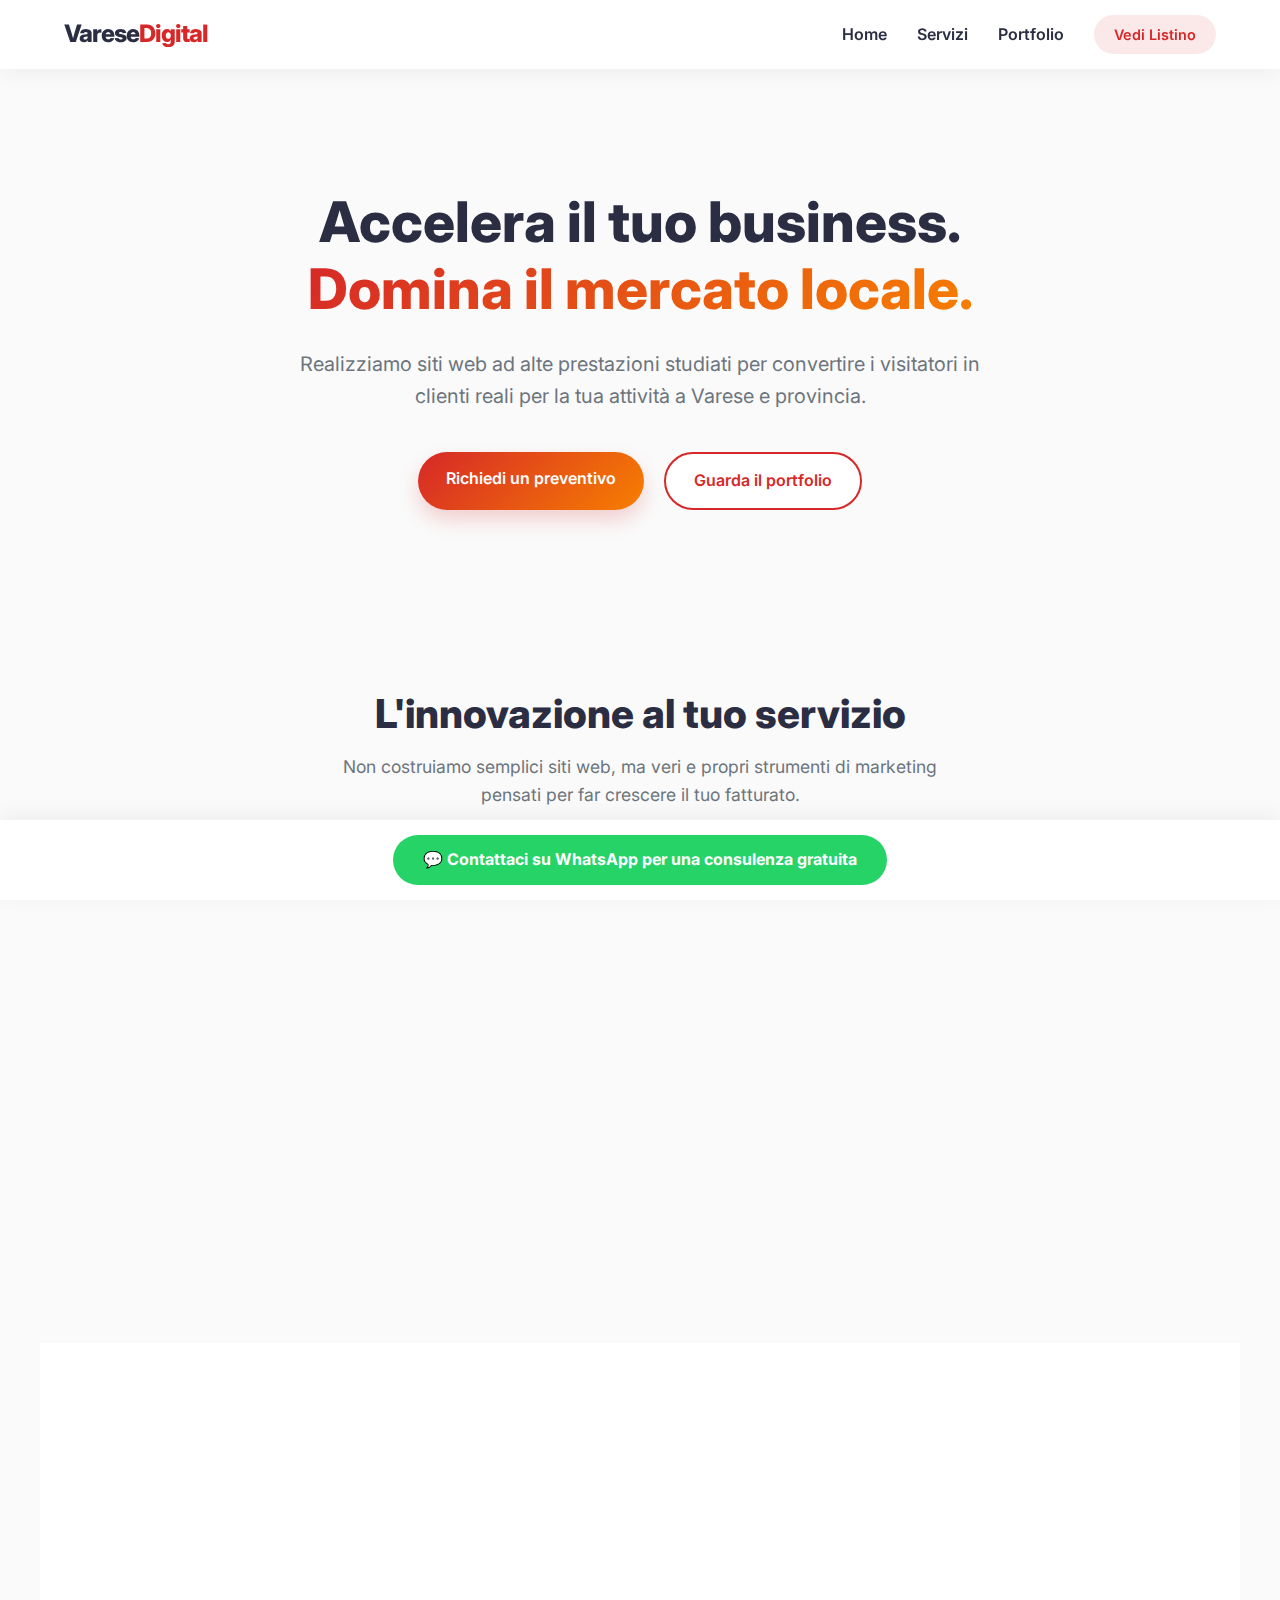
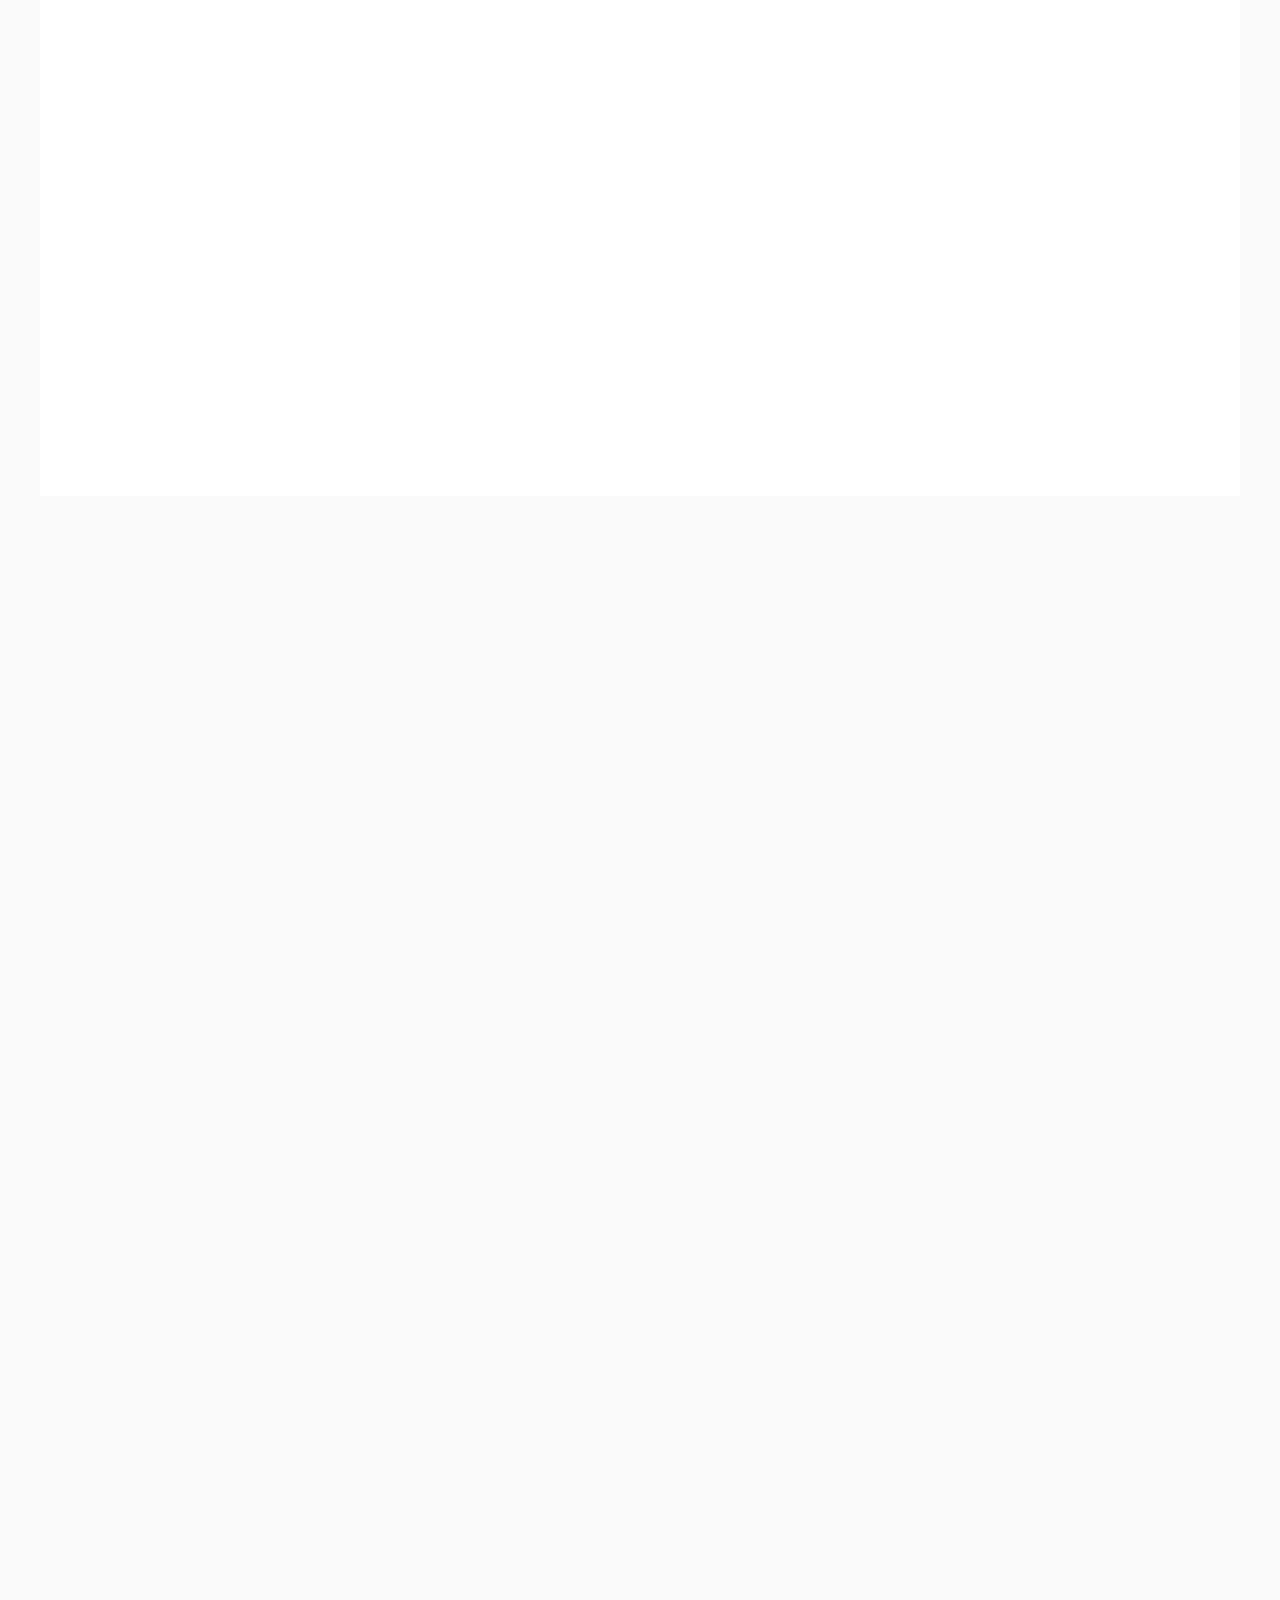
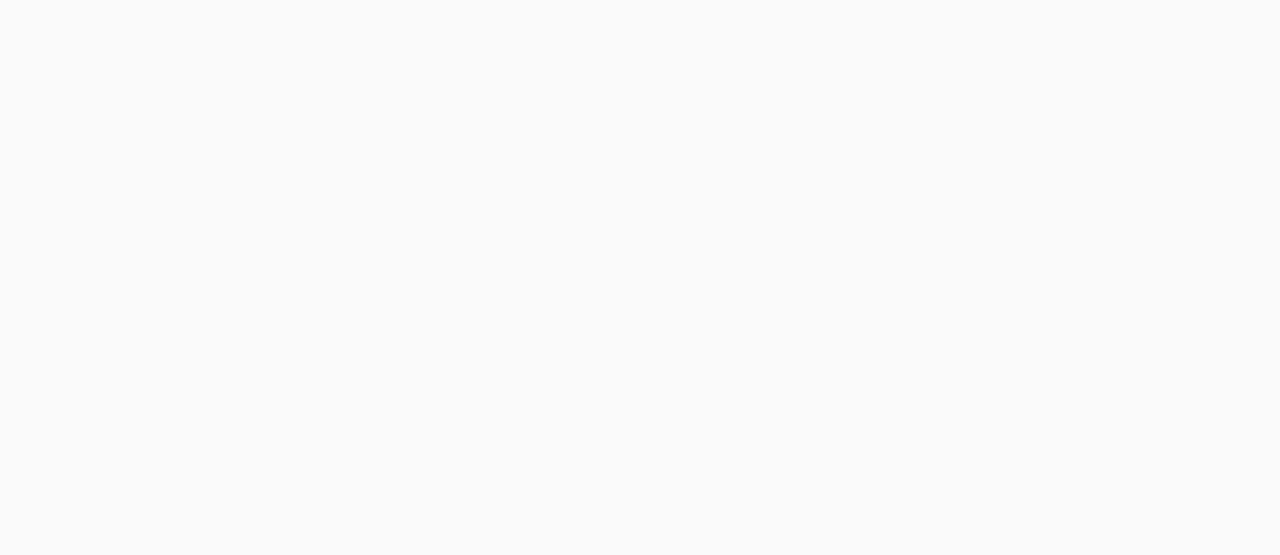
<file: index.html>
<!DOCTYPE html>
<html lang="it">
<head>
    <meta charset="UTF-8">
    <meta name="viewport" content="width=device-width, initial-scale=1.0">
    <title>Varese Digital | Agenzia Web Varese</title>
    <link href="https://fonts.googleapis.com/css2?family=Inter:wght@300;400;600;800&display=swap" rel="stylesheet">
    
    <style>
        /* --- VARIABILI COLORI --- */
        :root {
            --rosso-primario: #D62828;
            --arancione-vivido: #F77F00;
            --bianco-puro: #FFFFFF;
            --sfondo-chiaro: #FAFAFA;
            --testo-scuro: #2B2D42;
            --testo-grigio: #6C757D;
            --gradiente: linear-gradient(135deg, var(--rosso-primario), var(--arancione-vivido));
        }

        /* --- RESET E BASE --- */
        * { margin: 0; padding: 0; box-sizing: border-box; }
        html { scroll-behavior: smooth; }
        body {
            font-family: 'Inter', sans-serif;
            background-color: var(--sfondo-chiaro);
            color: var(--testo-scuro);
            line-height: 1.6;
            padding-bottom: 80px;
        }

        /* --- TIPOGRAFIA ED EFFETTI --- */
        .text-gradient {
            background: var(--gradiente);
            -webkit-background-clip: text;
            -webkit-text-fill-color: transparent;
        }
        h1, h2, h3 { font-weight: 800; line-height: 1.2; }
        a { text-decoration: none; }

        /* --- HEADER E NAVIGAZIONE --- */
        .navbar {
            display: flex; justify-content: space-between; align-items: center;
            padding: 15px 5%;
            background: rgba(255, 255, 255, 0.95);
            backdrop-filter: blur(10px);
            position: sticky; top: 0; z-index: 2000;
            box-shadow: 0 4px 20px rgba(0,0,0,0.05);
        }
        
        /* Logo cliccabile */
        .logo { font-size: 1.5rem; font-weight: 800; color: var(--testo-scuro); letter-spacing: -1px; }
        .logo span { color: var(--rosso-primario); }
        .logo:hover { opacity: 0.9; }

        /* Container del menù */
        .nav-menu { display: flex; align-items: center; }
        .nav-links { list-style: none; display: flex; align-items: center; gap: 30px; margin: 0; padding: 0; }
        .nav-links li a.nav-link { color: var(--testo-scuro); font-weight: 600; font-size: 1rem; transition: color 0.3s ease; }
        .nav-links li a.nav-link:hover { color: var(--rosso-primario); }

        /* Icona Hamburger (Nascosta su Desktop) */
        .hamburger {
            display: none; cursor: pointer; border: none; background: transparent;
            flex-direction: column; gap: 5px; z-index: 2000; padding: 5px;
        }
        .hamburger span {
            width: 25px; height: 3px; background-color: var(--testo-scuro);
            border-radius: 5px; transition: all 0.3s ease;
        }

        /* --- BOTTONI --- */
        .btn {
            display: inline-block; padding: 14px 28px; border-radius: 50px;
            font-weight: 600; text-align: center; transition: all 0.3s ease;
            cursor: pointer; border: none; font-size: 1rem;
        }
        .btn-primary { background: var(--gradiente); color: var(--bianco-puro); box-shadow: 0 10px 20px rgba(214, 40, 40, 0.2); }
        .btn-primary:hover { transform: translateY(-3px); box-shadow: 0 15px 25px rgba(247, 127, 0, 0.3); }
        .btn-secondary { background: var(--bianco-puro); color: var(--rosso-primario); border: 2px solid var(--rosso-primario); }
        .btn-secondary:hover { background: var(--rosso-primario); color: var(--bianco-puro); }
        .btn-cta-small {
            padding: 8px 20px; border-radius: 50px; font-weight: 600; font-size: 0.9rem;
            background: rgba(214, 40, 40, 0.1); color: var(--rosso-primario);
            transition: all 0.3s ease; display: inline-block;
        }
        .btn-cta-small:hover { background: var(--rosso-primario); color: var(--bianco-puro); }

        /* --- SEZIONI GENERALI --- */
        section { padding: 100px 5%; max-width: 1200px; margin: 0 auto; }
        .section-header { text-align: center; margin-bottom: 60px; }
        .section-header h2 { font-size: 2.5rem; margin-bottom: 15px; }
        .section-header p { color: var(--testo-grigio); font-size: 1.1rem; max-width: 600px; margin: 0 auto; }

        /* --- HERO SECTION --- */
        .hero { text-align: center; padding: 120px 5% 80px; }
        .hero h1 { font-size: 3.5rem; margin-bottom: 25px; }
        .hero p { font-size: 1.25rem; color: var(--testo-grigio); max-width: 700px; margin: 0 auto 40px; }
        .hero-btns { display: flex; gap: 20px; justify-content: center; flex-wrap: wrap; }

        /* --- GRIGLIE E CARD --- */
        .grid { display: grid; grid-template-columns: repeat(auto-fit, minmax(300px, 1fr)); gap: 30px; align-items: stretch; }
        .card {
            background: var(--bianco-puro); padding: 40px 30px;
            border-radius: 20px; box-shadow: 0 10px 30px rgba(0,0,0,0.04);
            transition: all 0.4s cubic-bezier(0.175, 0.885, 0.32, 1.275);
            border: 1px solid rgba(0,0,0,0.02);
            position: relative; overflow: hidden;
        }
        .card:hover { transform: translateY(-10px); box-shadow: 0 20px 40px rgba(214, 40, 40, 0.1); }
        .card::before {
            content: ''; position: absolute; top: 0; left: 0; width: 100%; height: 4px;
            background: var(--gradiente); transform: scaleX(0); transition: transform 0.4s ease; transform-origin: left;
        }
        .card:hover::before { transform: scaleX(1); }
        
        .icon { font-size: 3rem; margin-bottom: 20px; }
        .card h3 { font-size: 1.4rem; margin-bottom: 15px; }
        .card p { color: var(--testo-grigio); margin-bottom: 25px; font-size: 1rem; }
        .btn-demo { color: var(--arancione-vivido); font-weight: 600; text-transform: uppercase; letter-spacing: 1px; font-size: 0.9rem; }
        .btn-demo:hover { color: var(--rosso-primario); }

        /* --- PREZZI --- */
        .pricing-card { 
            text-align: center; 
            padding: 50px 30px; 
            overflow: visible; /* Fix per non tagliare il badge */
        }
        .pricing-card::before { display: none; } /* Rimuovo la barra in alto per i prezzi */
        
        .pricing-card.popular { 
            border: 2px solid var(--arancione-vivido); 
            position: relative; 
            margin-top: 15px; /* Spazio extra in alto per il badge */
        }
        
        .badge {
            position: absolute; top: -15px; left: 50%; transform: translateX(-50%);
            background: var(--gradiente); color: var(--bianco-puro);
            padding: 6px 18px; border-radius: 20px; font-size: 0.8rem; font-weight: bold; text-transform: uppercase;
            white-space: nowrap; /* Evita che il testo vada a capo */
            box-shadow: 0 4px 10px rgba(247, 127, 0, 0.3);
        }
        .price { font-size: 3rem; font-weight: 800; color: var(--rosso-primario); margin: 20px 0; }
        .price span { font-size: 1rem; color: var(--testo-grigio); font-weight: 400; }
        .features { list-style: none; margin-bottom: 30px; text-align: left; }
        .features li { margin-bottom: 10px; padding-left: 25px; position: relative; color: var(--testo-grigio); }
        .features li::before { content: '✓'; position: absolute; left: 0; color: var(--arancione-vivido); font-weight: bold; }

        /* --- FOOTER STICKY (WHATSAPP) --- */
        .sticky-footer {
            position: fixed; bottom: 0; left: 0; width: 100%;
            background: var(--bianco-puro); padding: 15px;
            box-shadow: 0 -5px 20px rgba(0,0,0,0.05); text-align: center; z-index: 1500;
        }
        .btn-whatsapp {
            background-color: #25D366; color: white; padding: 12px 30px;
            border-radius: 50px; font-weight: bold; display: inline-flex; align-items: center; gap: 10px;
            transition: transform 0.3s ease;
        }
        .btn-whatsapp:hover { transform: scale(1.05); }

        /* --- CLASSI ANIMAZIONI JS --- */
        .animate-on-scroll { opacity: 0; transform: translateY(40px); transition: opacity 0.8s ease, transform 0.8s ease; }
        .animate-on-scroll.is-visible { opacity: 1; transform: translateY(0); }

        /* --- RESPONSIVE MOBILE E MENU --- */
        @media (max-width: 768px) {
            .hero h1 { font-size: 2.5rem; }
            .hero p { font-size: 1.1rem; }
            section { padding: 60px 5%; }
            
            /* Attivazione Hamburger Menu */
            .hamburger { display: flex; }
            
            .nav-menu {
                position: absolute; top: 100%; left: 0; width: 100%;
                background: var(--bianco-puro); box-shadow: 0 10px 20px rgba(0,0,0,0.1);
                clip-path: polygon(0 0, 100% 0, 100% 0, 0 0); 
                transition: all 0.4s ease-in-out;
                display: flex; flex-direction: column; align-items: center; padding: 0;
            }
            .nav-menu.active {
                clip-path: polygon(0 0, 100% 0, 100% 100%, 0 100%); 
                padding: 30px 0;
            }
            
            .nav-links { flex-direction: column; gap: 20px; width: 100%; }
            .nav-links li { text-align: center; width: 100%; }
            .nav-links li a.nav-link { display: block; padding: 10px; font-size: 1.2rem; }
            
            .hamburger.active span:nth-child(1) { transform: translateY(8px) rotate(45deg); }
            .hamburger.active span:nth-child(2) { opacity: 0; }
            .hamburger.active span:nth-child(3) { transform: translateY(-8px) rotate(-45deg); }
        }
    </style>
</head>
<body id="home">

    <header class="navbar">
        <a href="#home" class="logo">Varese<span>Digital</span></a>
        
        <button class="hamburger" id="hamburger-btn" aria-label="Apri Menu">
            <span></span>
            <span></span>
            <span></span>
        </button>

        <nav class="nav-menu" id="nav-menu">
            <ul class="nav-links">
                <li><a href="#home" class="nav-link">Home</a></li>
                <li><a href="#servizi" class="nav-link">Servizi</a></li>
                <li><a href="#esempi" class="nav-link">Portfolio</a></li>
                <li><a href="#prezzi" class="btn-cta-small">Vedi Listino</a></li>
            </ul>
        </nav>
    </header>

    <section class="hero animate-on-scroll">
        <h1>Accelera il tuo business.<br><span class="text-gradient">Domina il mercato locale.</span></h1>
        <p>Realizziamo siti web ad alte prestazioni studiati per convertire i visitatori in clienti reali per la tua attività a Varese e provincia.</p>
        <div class="hero-btns">
            <a href="#prezzi" class="btn btn-primary">Richiedi un preventivo</a>
            <a href="#esempi" class="btn btn-secondary">Guarda il portfolio</a>
        </div>
    </section>

    <section id="servizi">
        <div class="section-header animate-on-scroll">
            <h2>L'innovazione al tuo servizio</h2>
            <p>Non costruiamo semplici siti web, ma veri e propri strumenti di marketing pensati per far crescere il tuo fatturato.</p>
        </div>
        <div class="grid">
            <div class="card animate-on-scroll">
                <div class="icon">📱</div>
                <h3>Mobile-First Design</h3>
                <p>Oltre l'80% degli utenti cerca servizi da smartphone. Creiamo interfacce fluide, veloci e perfettamente navigabili da qualsiasi dispositivo.</p>
            </div>
            <div class="card animate-on-scroll">
                <div class="icon">📍</div>
                <h3>Local SEO Strategica</h3>
                <p>Ottimizziamo il tuo posizionamento per farti trovare esattamente quando i clienti della tua zona cercano i servizi che offri su Google.</p>
            </div>
            <div class="card animate-on-scroll">
                <div class="icon">🚀</div>
                <h3>Conversion Rate</h3>
                <p>Design persuasivo e pulsanti di chiamata all'azione (Call to Action) studiati per massimizzare le prenotazioni dirette su WhatsApp o Email.</p>
            </div>
        </div>
    </section>

    <section id="esempi" style="background-color: var(--bianco-puro);">
        <div class="section-header animate-on-scroll">
            <h2>Soluzioni su misura</h2>
            <p>Seleziona il tuo settore e scopri come possiamo valorizzare l'immagine della tua azienda.</p>
        </div>
        <div class="grid">
            <div class="card animate-on-scroll">
                <div class="icon">🍕</div>
                <h3>Food & Beverage</h3>
                <p>Menù digitali interattivi, gestione automatizzata dei tavoli e integrazione con delivery. Perfetto per ristoranti, pub e pizzerie.</p>
                <a href="ristorante/demo-ristorante.html" class="btn-demo">Vedi Demo Ristorante ➔</a>
            </div>
            <div class="card animate-on-scroll">
                <div class="icon">🛠️</div>
                <h3>Artigiani & Tecnici</h3>
                <p>Moduli per preventivi rapidi, galleria dei lavori svolti e recensioni certificate per idraulici, elettricisti e imprese edili.</p>
                <a href="meccanico/autofficina-index.html" class="btn-demo">Vedi Demo Artigiano ➔</a>
            </div>
            <div class="card animate-on-scroll">
                <div class="icon">✨</div>
                <h3>Beauty & Wellness</h3>
                <p>Estetica elegante, listino trattamenti chiaro e sistema di prenotazione appuntamenti h24. Ideale per saloni e palestre.</p>
                <a href="estetica/demo-estetica.html" class="btn-demo">Vedi Demo Beauty ➔</a>
            </div>
        </div>
    </section>

    <section id="prezzi">
        <div class="section-header animate-on-scroll">
            <h2>Piani e Investimento</h2>
            <p>Scegli la soluzione più adatta alle tue esigenze. Prezzi promozionali per il lancio del mio portfolio a Varese.</p>
        </div>
        
        <div class="grid">
            <div class="card pricing-card animate-on-scroll">
                <h3>Starter Pack</h3>
                <div class="price" style="text-decoration: line-through; font-size: 1.2rem; color: var(--testo-grigio); margin-bottom: 0;">€400</div>
                <div class="price" style="margin-top: 0;">€300<span>/una tantum</span></div>
                <p style="color: var(--testo-grigio); margin-bottom: 20px;">Essenziale per piccole attività locali o siti vetrina semplici.</p>
                <ul class="features">
                    <li>Pagina principale (Home)</li>
                    <li>Fino a 4 sottopagine (Staff, Chi Siamo)</li>
                    <li>Design Mobile-First</li>
                    <li>Collegamento rapido WhatsApp</li>
                </ul>
                <a href="https://wa.me/39123456789" class="btn btn-secondary" style="width: 100%;">Scegli Starter</a>
            </div>

            <div class="card pricing-card popular animate-on-scroll">
                <span class="badge">Consigliato</span>
                <h3>Business Plus</h3>
                <div class="price" style="text-decoration: line-through; font-size: 1.2rem; color: var(--testo-grigio); margin-bottom: 0;">€600</div>
                <div class="price" style="margin-top: 0;">€500<span>/una tantum</span></div>
                <p style="color: var(--testo-grigio); margin-bottom: 10px;">Per attività che vogliono mostrare prodotti e servizi.</p>
                <p style="font-size: 0.85rem; color: var(--arancione-vivido); font-weight: 600; margin-bottom: 15px;">
                    ⭐ Gli esempi mostrati sopra (Ristorante, Meccanico, Estetista) fanno parte di questo pacchetto.
                </p>
                <ul class="features">
                    <li>Home Page + 15 Sottopagine</li>
                    <li><strong>Form contatti personalizzato</strong></li>
                    <li><strong>Mappa interattiva e recensioni</strong></li>
                    <li>Ottimizzazione Immagini SEO</li>
                </ul>
                <a href="https://wa.me/39123456789" class="btn btn-primary" style="width: 100%;">Scegli Business</a>
            </div>

            <div class="card pricing-card animate-on-scroll">
                <h3>All-Inclusive Pro</h3>
                <div class="price" style="text-decoration: line-through; font-size: 1.2rem; color: var(--testo-grigio); margin-bottom: 0;">€1.000</div>
                <div class="price" style="margin-top: 0;">€800<span>/una tantum</span></div>
                <p style="color: var(--testo-grigio); margin-bottom: 20px;">Il massimo per visibilità, analisi e norma di legge.</p>
                <ul class="features">
                    <li>Tutto il pacchetto Business</li>
                    <li><strong>Configurazione GA4 & Search Console</strong></li>
                    <li><strong>Privacy & Cookie Policy (GDPR)</strong></li>
                    <li><strong>Consent Mode v2 & Banner Cookie</strong></li>
                    <li>Report mensile traffico (primo mese)</li>
                </ul>
                <a href="https://wa.me/39123456789" class="btn btn-secondary" style="width: 100%;">Scegli Pro</a>
            </div>
        </div>

        <div style="margin-top: 50px; text-align: center;" class="animate-on-scroll">
            <h3>Supporto Post-Lancio</h3>
            <div style="display: flex; gap: 20px; justify-content: center; flex-wrap: wrap; margin-top: 20px;">
                <div style="background: white; padding: 20px; border-radius: 15px; border: 1px solid #eee; min-width: 250px;">
                    <p>Abbonamento Mensile</p>
                    <div style="font-size: 1.5rem; font-weight: bold; color: var(--rosso-primario);">€30</div>
                    <p style="font-size: 0.8rem; color: #777;">Aggiornamenti testi e prezzi costanti</p>
                </div>
                <div style="background: white; padding: 20px; border-radius: 15px; border: 2px solid var(--arancione-vivido); min-width: 250px;">
                    <p>Abbonamento Annuale</p>
                    <div style="font-size: 1.5rem; font-weight: bold; color: var(--arancione-vivido);">€250</div>
                    <p style="font-size: 0.8rem; color: #777;"><strong>Sconto 30%</strong> + Gestione Hosting</p>
                </div>
            </div>
        </div>

        <div style="margin-top: 60px; text-align: center; padding: 40px; background: white; border: 1px dashed var(--testo-grigio); border-radius: 20px;" class="animate-on-scroll">
            <h3 style="margin-bottom: 10px;">Ogni progetto è unico</h3>
            <p style="color: var(--testo-grigio); max-width: 700px; margin: 0 auto 20px;">
                I prezzi indicati sono <strong>basi di riferimento</strong>. Se hai bisogno di funzionalità avanzate, e-commerce o multilingua, contattami per un <strong>preventivo personalizzato</strong> gratuito.
            </p>
            <a href="https://wa.me/39123456789" class="btn btn-primary">Richiedi Preventivo Su Misura</a>
        </div>
    </section>

    <div class="sticky-footer">
        <a href="https://wa.me/39123456789" class="btn-whatsapp">
            💬 Contattaci su WhatsApp per una consulenza gratuita
        </a>
    </div>

    <script>
        document.addEventListener("DOMContentLoaded", function() {
            const observer = new IntersectionObserver((entries) => {
                entries.forEach(entry => {
                    if (entry.isIntersecting) {
                        entry.target.classList.add('is-visible');
                    }
                });
            }, { threshold: 0.15 });

            document.querySelectorAll('.animate-on-scroll').forEach((element) => {
                observer.observe(element);
            });
        });

        const hamburgerBtn = document.getElementById('hamburger-btn');
        const navMenu = document.getElementById('nav-menu');
        const navLinks = document.querySelectorAll('.nav-link, .btn-cta-small');

        hamburgerBtn.addEventListener('click', () => {
            hamburgerBtn.classList.toggle('active');
            navMenu.classList.toggle('active');
        });

        navLinks.forEach(link => {
            link.addEventListener('click', () => {
                hamburgerBtn.classList.remove('active');
                navMenu.classList.remove('active');
            });
        });
    </script>
</body>
</html>
</file>
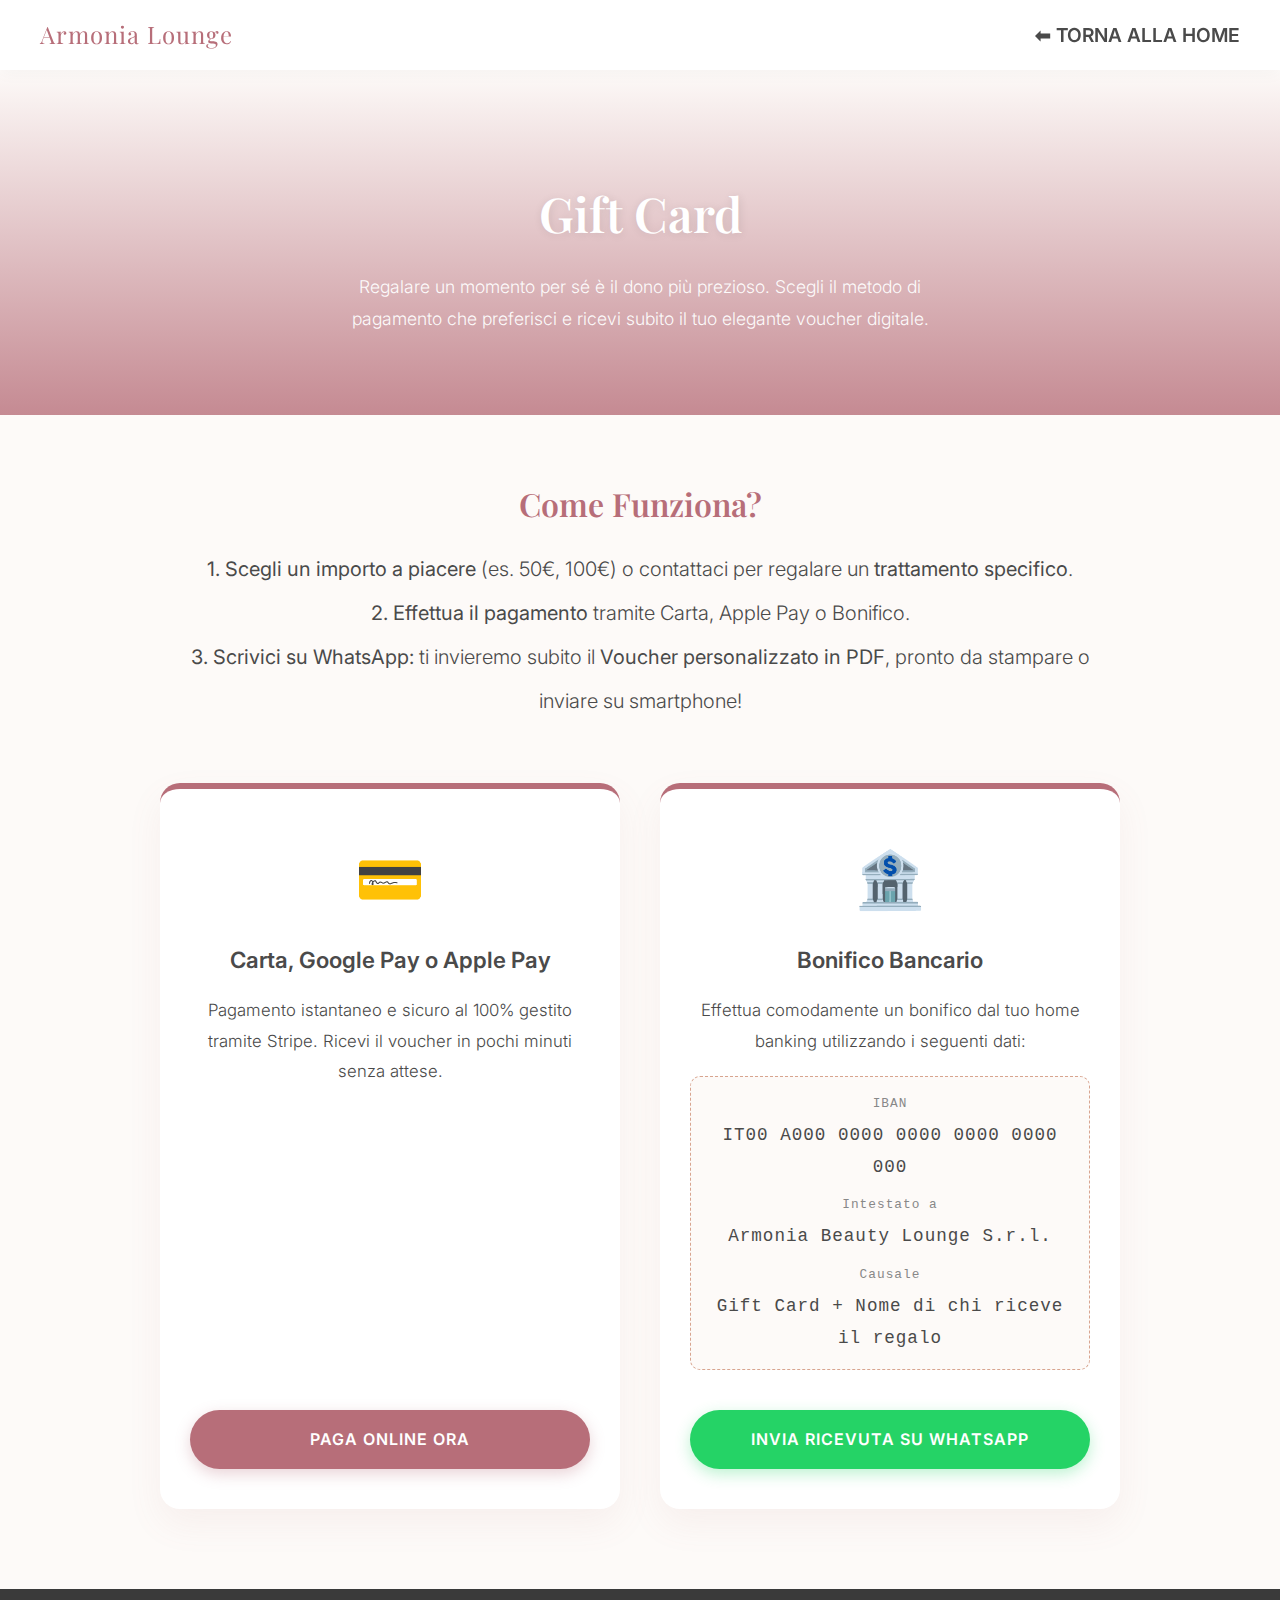
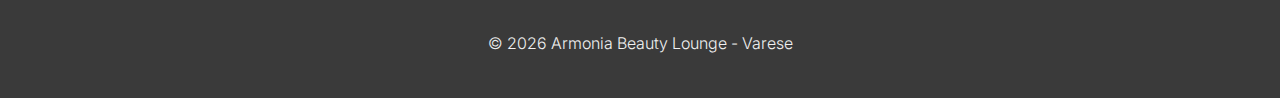
<file: estetica/voucher.html>
<!DOCTYPE html>
<html lang="it">
<head>
    <meta charset="UTF-8">
    <meta name="viewport" content="width=device-width, initial-scale=1.0">
    <meta name="description" content="Regala una Gift Card di Armonia Beauty Lounge. Scegli un trattamento o un importo a piacere.">
    <title>Regala un Voucher | Armonia Beauty Lounge</title>
    <link href="https://fonts.googleapis.com/css2?family=Inter:wght@300;400;600&family=Playfair+Display:ital,wght@0,600;1,600&display=swap" rel="stylesheet">
    
    <style>
        :root {
            --colore-1-sfondo:   #fdfaf8; 
            --colore-2-primario: #b76e79; 
            --colore-3-testo:    #4a4a4a; 
            --colore-4-dettagli: #d8a48f; 
            --white-pure: #ffffff;
            --nav-height: 70px; 
        }

        * { margin: 0; padding: 0; box-sizing: border-box; }
        
        body {
            font-family: 'Inter', sans-serif;
            font-weight: 300;
            line-height: 1.8;
            color: var(--colore-3-testo);
            background-color: var(--colore-1-sfondo);
            padding-top: var(--nav-height);
        }

        h1, h2, h3 { font-family: 'Playfair Display', serif; color: var(--colore-2-primario); font-weight: 600; }
        a { text-decoration: none; }

        .top-navbar {
            position: fixed; top: 0; left: 0; width: 100%; height: var(--nav-height);
            background-color: var(--white-pure); display: flex;
            justify-content: space-between; align-items: center; padding: 0 40px;
            z-index: 3000; box-shadow: 0 4px 15px rgba(0,0,0,0.03);
        }
        .nav-brand { color: var(--colore-2-primario); font-family: 'Playfair Display', serif; font-size: 1.5rem; letter-spacing: 1px; white-space: nowrap;}
        .nav-back-link { color: var(--colore-3-testo); font-weight: 600; font-size: 1.2rem; text-transform: uppercase; transition: color 0.3s; white-space: nowrap;}
        .nav-back-link:hover { color: var(--colore-2-primario); }

        .page-header {
            background: linear-gradient(rgba(253, 250, 248, 0.8), rgba(183, 110, 121, 0.8)), url('https://images.unsplash.com/photo-1606312619070-d48b4c652a52?ixlib=rb-4.0.3&auto=format&fit=crop&w=1350&q=80') center/cover;
            text-align: center;
            color: var(--white-pure);
            padding: 100px 20px 80px;
        }
        .page-header h1 { font-size: 3rem; margin-bottom: 15px; color: var(--white-pure); text-shadow: 1px 1px 10px rgba(0,0,0,0.1);}
        .page-header p { font-size: 1.1rem; max-width: 600px; margin: 0 auto; opacity: 0.95; }

        .details-container { max-width: 1000px; margin: 60px auto; padding: 0 20px; }
        
        /* --- STILI TESTI RESPONSIVE --- */
        .steps-box {
            text-align: center; margin-bottom: 60px;
        }
        .steps-box h2 { font-size: 2rem; margin-bottom: 15px; }
        .steps-box p {
            font-size: 1.25rem; /* Testo grande su PC */
            line-height: 2.2;
            color: var(--colore-3-testo);
        }

        .payment-grid {
            display: grid;
            grid-template-columns: repeat(auto-fit, minmax(300px, 1fr));
            gap: 40px;
        }

        .payment-card {
            background: var(--white-pure);
            padding: 40px 30px;
            border-radius: 20px;
            box-shadow: 0 15px 35px rgba(183, 110, 121, 0.08);
            text-align: center;
            border-top: 6px solid var(--colore-2-primario);
            display: flex;
            flex-direction: column;
            justify-content: space-between;
        }

        .payment-card h3 {
            font-family: 'Inter', sans-serif;
            font-size: 1.4rem;
            color: var(--colore-3-testo);
            margin-bottom: 15px;
        }
        .payment-icon { font-size: 3.5rem; display: block; margin-bottom: 10px; }
        
        .payment-card p {
            font-size: 1.05rem; /* Dimensione ideale su PC */
            margin-bottom: 15px;
        }

        .iban-box {
            background-color: var(--colore-1-sfondo);
            padding: 15px;
            border-radius: 10px;
            margin: 20px 0;
            font-family: monospace;
            font-size: 1.1rem; /* Dimensione IBAN su PC */
            color: var(--colore-3-testo);
            letter-spacing: 1px;
            border: 1px dashed var(--colore-4-dettagli);
        }

        .btn-payment {
            display: inline-block;
            background: var(--colore-2-primario);
            color: var(--white-pure);
            padding: 15px 30px;
            border-radius: 50px;
            font-weight: 600;
            text-transform: uppercase;
            letter-spacing: 1px;
            transition: all 0.3s;
            margin-top: 20px;
            box-shadow: 0 5px 15px rgba(183, 110, 121, 0.3);
            width: 100%;
        }
        .btn-payment:hover { transform: translateY(-3px); box-shadow: 0 8px 20px rgba(183, 110, 121, 0.4); }

        .btn-whatsapp {
            background: #25D366;
            box-shadow: 0 5px 15px rgba(37, 211, 102, 0.3);
        }
        .btn-whatsapp:hover { box-shadow: 0 8px 20px rgba(37, 211, 102, 0.4); }

        .main-footer { background-color: #3a3a3a; color: #f0f0f0; text-align: center; padding: 40px 20px; margin-top: 80px;}

        /* --- ADATTAMENTI PER CELLULARE --- */
        @media (max-width: 768px) {
            .top-navbar { padding: 0 15px; } 
            .nav-brand { font-size: 1.1rem; } 
            .nav-back-link { font-size: 0.85rem; } 
            .page-header { padding: 80px 20px 40px; }
            .page-header h1 { font-size: 2.2rem; }
            
            /* Rimpicciolisce i testi per non sbordare da cellulare */
            .steps-box p { font-size: 1.05rem; line-height: 2; }
            .payment-card p { font-size: 0.95rem; }
            .iban-box { font-size: 0.95rem; letter-spacing: 0; }
        }
    </style>
</head>
<body>

    <nav class="top-navbar">
        <a href="demo-estetica.html" class="nav-brand">Armonia Lounge</a>
        <a href="demo-estetica.html" class="nav-back-link">⬅ Torna alla Home</a>
    </nav>

    <header class="page-header">
        <h1>Gift Card</h1>
        <p>Regalare un momento per sé è il dono più prezioso. Scegli il metodo di pagamento che preferisci e ricevi subito il tuo elegante voucher digitale.</p>
    </header>

    <main class="details-container">
        
        <div class="steps-box">
            <h2>Come Funziona?</h2>
            <p>
                <strong>1. Scegli un importo a piacere</strong> (es. 50€, 100€) o contattaci per regalare un <strong>trattamento specifico</strong>.<br>
                <strong>2. Effettua il pagamento</strong> tramite Carta, Apple Pay o Bonifico.<br>
                <strong>3. Scrivici su WhatsApp:</strong> ti invieremo subito il <strong>Voucher personalizzato in PDF</strong>, pronto da stampare o inviare su smartphone!
            </p>
        </div>

        <div class="payment-grid">
            
            <div class="payment-card">
                <div>
                    <span class="payment-icon">💳</span>
                    <h3>Carta, Google Pay o Apple Pay</h3>
                    <p>Pagamento istantaneo e sicuro al 100% gestito tramite Stripe. Ricevi il voucher in pochi minuti senza attese.</p>
                </div>
                <a href="#" target="_blank" class="btn-payment">Paga Online Ora</a>
            </div>

            <div class="payment-card">
                <div>
                    <span class="payment-icon">🏦</span>
                    <h3>Bonifico Bancario</h3>
                    <p>Effettua comodamente un bonifico dal tuo home banking utilizzando i seguenti dati:</p>
                    
                    <div class="iban-box">
                        <span style="font-size: 0.8rem; color: #888; display:block; margin-bottom: 5px;">IBAN</span>
                        IT00 A000 0000 0000 0000 0000 000<br>
                        <span style="font-size: 0.8rem; color: #888; display:block; margin-top: 10px; margin-bottom: 5px;">Intestato a</span>
                        Armonia Beauty Lounge S.r.l.<br>
                        <span style="font-size: 0.8rem; color: #888; display:block; margin-top: 10px; margin-bottom: 5px;">Causale</span>
                        Gift Card + Nome di chi riceve il regalo
                    </div>
                </div>
                
                <a href="https://wa.me/393330000000?text=Ciao!%20Ho%20appena%20fatto%20un%20bonifico%20per%20una%20Gift%20Card.%20Ecco%20la%20ricevuta:" target="_blank" class="btn-payment btn-whatsapp">Invia Ricevuta su WhatsApp</a>
            </div>

        </div>

    </main>

    <footer class="main-footer">
        <p>© 2026 Armonia Beauty Lounge - Varese</p>
    </footer>

</body>
</html>
</file>
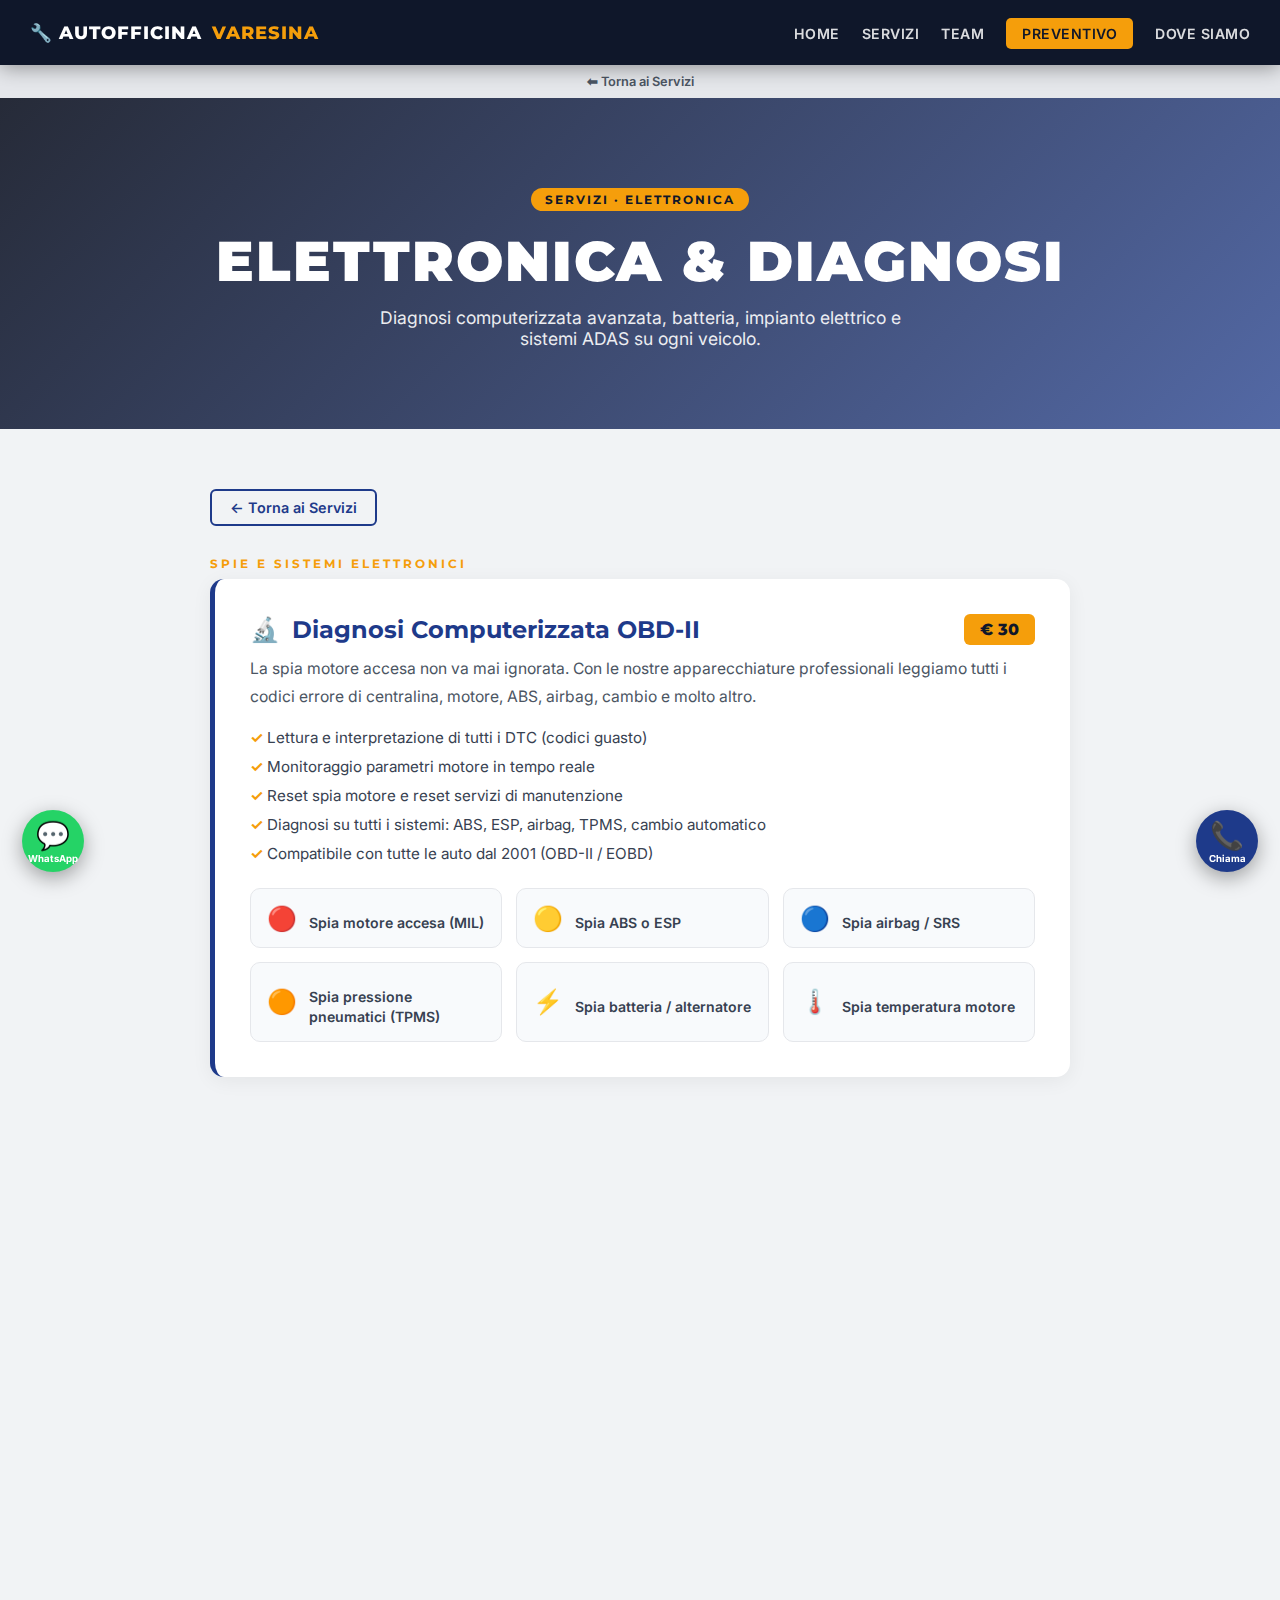
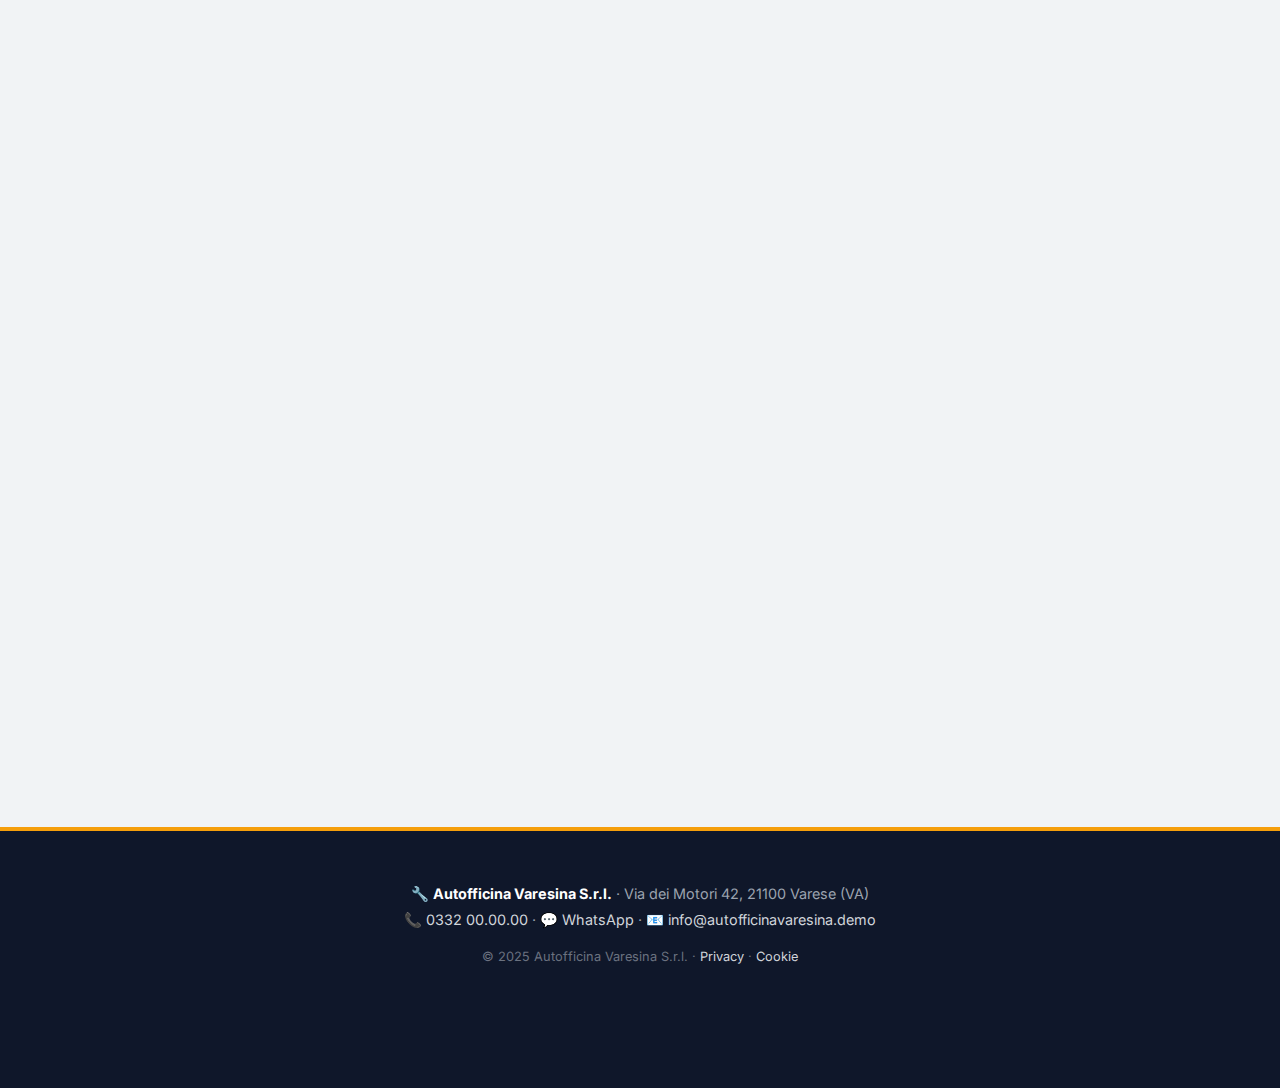
<file: meccanico/autofficina-elettronica.html>
<!DOCTYPE html>
<html lang="it">
<head>
    <meta charset="UTF-8">
    <meta name="viewport" content="width=device-width, initial-scale=1.0">
    <title>Elettronica e Diagnosi | Autofficina Varesina</title>
    <meta name="description" content="Diagnosi OBD-II, batteria, impianto elettrico e sistemi ADAS a Varese.">
    <link href="https://fonts.googleapis.com/css2?family=Inter:wght@400;600&family=Montserrat:wght@700;800;900&display=swap" rel="stylesheet">
    <style>
        :root{--bg:#f1f3f5;--primary:#1e3a8a;--accent:#f59e0b;--text:#1f2937;--dark:#0f172a;--white:#ffffff;--nav-h:65px;}
        *{margin:0;padding:0;box-sizing:border-box;}
        html{scroll-behavior:smooth;scroll-padding-top:var(--nav-h);}
        body{padding-top:var(--nav-h);font-family:'Inter',sans-serif;background:var(--bg);color:var(--text);overflow-x:hidden;}
        h1,h2,h3,h4{font-family:'Montserrat',sans-serif;}
        a{text-decoration:none;}
        .bubble{opacity:0;transform:translateY(40px);transition:all 0.7s cubic-bezier(0.34,1.56,0.64,1);}
        .bubble.in{opacity:1;transform:translateY(0);}
        .navbar{position:fixed;top:0;left:0;width:100%;height:var(--nav-h);background:var(--dark);display:flex;justify-content:space-between;align-items:center;padding:0 30px;z-index:3000;box-shadow:0 2px 20px rgba(0,0,0,0.4);}
        .nav-brand{display:flex;align-items:center;gap:10px;color:var(--white);font-family:'Montserrat',sans-serif;font-weight:800;font-size:1.1rem;letter-spacing:1px;text-transform:uppercase;}
        .nav-brand span{color:var(--accent);}
        .nav-links{list-style:none;display:flex;gap:22px;}
        .nav-links a{color:rgba(255,255,255,0.85);font-weight:600;font-size:0.88rem;text-transform:uppercase;letter-spacing:0.5px;transition:color 0.25s;padding:5px 0;border-bottom:2px solid transparent;}
        .nav-links a:hover{color:var(--accent);border-bottom-color:var(--accent);}
        .nav-links a.cta-nav{background:var(--accent);color:var(--dark);padding:7px 16px;border-radius:5px;border-bottom:none;}
        .hamburger{display:none;background:none;border:none;color:var(--white);font-size:1.8rem;cursor:pointer;}
        .close-x{display:none;}
        @media(max-width:768px){
            .hamburger{display:block;}
            .nav-links{position:fixed;top:0;right:0;height:100vh;width:80%;background:var(--dark);flex-direction:column;align-items:center;justify-content:center;gap:28px;transform:translateX(100%);transition:transform 0.4s cubic-bezier(0.77,0,0.175,1);z-index:4000;box-shadow:-5px 0 30px rgba(0,0,0,0.5);}
            .nav-links.show{transform:translateX(0);}
            .nav-links li{width:80%;text-align:center;border-bottom:1px solid rgba(255,255,255,0.1);padding:12px 0;}
            .nav-links a{font-size:1.3rem;}
            .close-x{display:block;position:absolute;top:20px;right:25px;background:none;border:none;color:var(--white);font-size:2.5rem;cursor:pointer;}
        }
        .overlay{position:fixed;top:0;left:0;width:20%;height:100%;background:rgba(0,0,0,0.5);z-index:3500;opacity:0;visibility:hidden;transition:opacity 0.3s;backdrop-filter:blur(3px);}
        .overlay.on{opacity:1;visibility:visible;}
        .nav-back{background:#e5e7eb;padding:9px;text-align:center;font-size:0.8rem;}
        .nav-back a{color:#4b5563;font-weight:600;}
        .page-hero{background:linear-gradient(135deg,rgba(10,15,30,0.88) 0%,rgba(30,58,138,0.75) 100%),url('https://images.unsplash.com/photo-1635070041078-e363dbe005cb?auto=format&fit=crop&w=1600&q=80') center/cover;padding:90px 20px 80px;text-align:center;color:var(--white);}
        .page-hero .badge{display:inline-block;background:var(--accent);color:var(--dark);font-family:'Montserrat',sans-serif;font-weight:700;font-size:0.78rem;padding:4px 14px;border-radius:20px;letter-spacing:2px;text-transform:uppercase;margin-bottom:16px;}
        .page-hero h1{font-size:clamp(2rem,5vw,3.5rem);font-weight:900;text-transform:uppercase;letter-spacing:2px;margin-bottom:12px;}
        .page-hero p{font-size:1.1rem;opacity:0.9;max-width:560px;margin:0 auto;}
        .content{max-width:900px;margin:0 auto;padding:60px 20px;}
        .btn-back{display:inline-block;margin-bottom:30px;color:var(--primary);font-weight:600;font-size:0.9rem;border:2px solid var(--primary);padding:8px 18px;border-radius:6px;transition:all 0.25s;}
        .btn-back:hover{background:var(--primary);color:var(--white);}
        .section-label{color:var(--accent);font-family:'Montserrat',sans-serif;font-weight:700;font-size:0.78rem;letter-spacing:3px;text-transform:uppercase;margin-bottom:8px;display:block;}
        .service-block{background:var(--white);border-radius:14px;padding:35px;margin-bottom:28px;box-shadow:0 4px 20px rgba(0,0,0,0.06);border-left:5px solid var(--primary);}
        .service-block h2{color:var(--primary);font-size:1.5rem;margin-bottom:6px;display:flex;align-items:center;gap:12px;flex-wrap:wrap;}
        .service-block .price-tag{margin-left:auto;background:var(--accent);color:var(--dark);font-family:'Montserrat',sans-serif;font-weight:800;font-size:1rem;padding:6px 16px;border-radius:6px;white-space:nowrap;flex-shrink:0;}
        @media(max-width:600px){.service-block h2{flex-direction:column;align-items:flex-start;}.service-block .price-tag{margin-left:0;margin-top:6px;}}
        .service-block p{color:#4b5563;line-height:1.8;font-size:0.98rem;margin-top:10px;}
        .service-block ul{margin-top:12px;padding-left:0;list-style:none;}
        .service-block ul li{padding:5px 0;color:#374151;font-size:0.95rem;}
        .service-block ul li::before{content:"✓  ";color:var(--accent);font-weight:700;}
        .spia-grid{display:grid;grid-template-columns:repeat(auto-fit,minmax(200px,1fr));gap:14px;margin-top:18px;}
        .spia-card{background:#f8fafc;border:1px solid #e5e7eb;border-radius:10px;padding:14px 16px;display:flex;align-items:center;gap:12px;}
        .spia-icon{font-size:1.5rem;flex-shrink:0;}
        .spia-card p{font-size:0.88rem;color:#374151;font-weight:600;line-height:1.4;}
        .cta-block{background:linear-gradient(135deg,var(--accent),#d97706);border-radius:14px;padding:40px;text-align:center;margin-top:10px;}
        .cta-block h3{color:var(--dark);font-size:1.5rem;margin-bottom:10px;}
        .cta-block p{color:rgba(0,0,0,0.7);margin-bottom:22px;}
        .btn-cta{display:inline-block;background:var(--dark);color:var(--white);font-family:'Montserrat',sans-serif;font-weight:700;padding:13px 30px;border-radius:6px;font-size:0.9rem;text-transform:uppercase;letter-spacing:1px;transition:opacity 0.25s;}
        .btn-cta:hover{opacity:0.85;}
        .footer{background:var(--dark);color:var(--white);padding:50px 20px 120px;border-top:4px solid var(--accent);text-align:center;}
        .footer p{color:#9ca3af;font-size:0.9rem;line-height:1.8;}
        .footer a{color:#d1d5db;}
        .footer a:hover{color:var(--accent);}
        .floating{position:fixed;bottom:28px;left:0;right:0;display:flex;justify-content:space-between;padding:0 22px;z-index:2000;transition:all 0.5s;}
        .floating.hidden{opacity:0;transform:translateY(100px);pointer-events:none;}
        .fab{width:62px;height:62px;border-radius:50%;display:flex;flex-direction:column;align-items:center;justify-content:center;color:var(--white);box-shadow:0 6px 20px rgba(0,0,0,0.35);animation:pulse 2.5s infinite;}
        .fab span{font-size:1.7rem;}
        .fab small{font-size:0.6rem;font-weight:700;margin-top:1px;}
        .fab-wa{background:#25D366;}
        .fab-call{background:var(--primary);}
        @keyframes pulse{0%,100%{transform:scale(1)}50%{transform:scale(1.06)}}
        #top-btn{display:none;position:fixed;bottom:38px;left:50%;transform:translateX(-50%);z-index:2500;background:var(--accent);color:var(--dark);border:none;padding:10px 16px;border-radius:50px;font-size:1.1rem;font-weight:900;cursor:pointer;box-shadow:0 4px 15px rgba(0,0,0,0.25);transition:background 0.25s;}
        #top-btn:hover{background:var(--primary);color:var(--white);}
    </style>
</head>
<body>

<nav class="navbar">
    <a href="autofficina-index.html" class="nav-brand">🔧 Autofficina <span>Varesina</span></a>
    <button class="hamburger" onclick="toggleMenu()">☰</button>
    <ul id="nav-links" class="nav-links">
        <button class="close-x" onclick="closeMenu()">✕</button>
        <li><a href="autofficina-index.html" onclick="closeMenu()">Home</a></li>
        <li><a href="autofficina-index.html#servizi" onclick="closeMenu()">Servizi</a></li>
        <li><a href="autofficina-team.html" onclick="closeMenu()">Team</a></li>
        <li><a href="autofficina-preventivo.html" class="cta-nav" onclick="closeMenu()">Preventivo</a></li>
        <li><a href="autofficina-index.html#dove-siamo" onclick="closeMenu()">Dove Siamo</a></li>
    </ul>
</nav>
<div id="overlay" class="overlay" onclick="toggleMenu()"></div>
<div class="nav-back"><a href="autofficina-index.html#servizi">⬅ Torna ai Servizi</a></div>

<div class="page-hero bubble">
    <div class="badge">Servizi · Elettronica</div>
    <h1>Elettronica & Diagnosi</h1>
    <p>Diagnosi computerizzata avanzata, batteria, impianto elettrico e sistemi ADAS su ogni veicolo.</p>
</div>

<div class="content">
    <a href="autofficina-index.html#servizi" class="btn-back bubble">← Torna ai Servizi</a>

    <span class="section-label bubble">Spie e sistemi elettronici</span>

    <div class="service-block bubble">
        <h2><span>🔬</span> Diagnosi Computerizzata OBD-II <span class="price-tag">€ 30</span></h2>
        <p>La spia motore accesa non va mai ignorata. Con le nostre apparecchiature professionali leggiamo tutti i codici errore di centralina, motore, ABS, airbag, cambio e molto altro.</p>
        <ul>
            <li>Lettura e interpretazione di tutti i DTC (codici guasto)</li>
            <li>Monitoraggio parametri motore in tempo reale</li>
            <li>Reset spia motore e reset servizi di manutenzione</li>
            <li>Diagnosi su tutti i sistemi: ABS, ESP, airbag, TPMS, cambio automatico</li>
            <li>Compatibile con tutte le auto dal 2001 (OBD-II / EOBD)</li>
        </ul>
        <div class="spia-grid" style="margin-top:20px;">
            <div class="spia-card"><span class="spia-icon">🔴</span><p>Spia motore accesa (MIL)</p></div>
            <div class="spia-card"><span class="spia-icon">🟡</span><p>Spia ABS o ESP</p></div>
            <div class="spia-card"><span class="spia-icon">🔵</span><p>Spia airbag / SRS</p></div>
            <div class="spia-card"><span class="spia-icon">🟠</span><p>Spia pressione pneumatici (TPMS)</p></div>
            <div class="spia-card"><span class="spia-icon">⚡</span><p>Spia batteria / alternatore</p></div>
            <div class="spia-card"><span class="spia-icon">🌡️</span><p>Spia temperatura motore</p></div>
        </div>
    </div>

    <div class="service-block bubble">
        <h2><span>⚡</span> Batteria e Impianto di Ricarica <span class="price-tag">da € 65</span></h2>
        <p>Una batteria debole causa avviamenti difficili, consumi anomali e può danneggiare l'alternatore nel tempo. Verifichiamo lo stato reale con test di carico professionale — non basta un voltmetro.</p>
        <ul>
            <li>Test batteria con analizzatore digitale (SOH, SOC, CCA)</li>
            <li>Sostituzione batteria con codifica su centralina (EFB/AGM)</li>
            <li>Verifica alternatore, tensione di ricarica e regolatore</li>
            <li>Verifica motorino di avviamento</li>
            <li>Smaltimento ecologico batteria usata incluso</li>
        </ul>
    </div>

    <div class="service-block bubble">
        <h2><span>🔌</span> Impianto Elettrico <span class="price-tag">Preventivo in sede</span></h2>
        <p>Corto circuiti, fusibili che saltano, luci che non funzionano o accessori morti: ogni problema elettrico ha una causa precisa. La troviamo con strumenti professionali senza procedere a tentativi.</p>
        <ul>
            <li>Ricerca cortocircuiti e dispersioni con pinza amperometrica</li>
            <li>Riparazione cablaggio e connettori ossidati o danneggiati</li>
            <li>Sostituzione motorini (avviamento, tergicristalli, alzacristalli, specchietti)</li>
            <li>Riparazione o sostituzione centraline elettroniche</li>
            <li>Installazione accessori: telecamere, sensori parcheggio, plafoniere LED</li>
        </ul>
    </div>

    <div class="service-block bubble">
        <h2><span>🛡️</span> Sistemi ADAS e Veicoli Ibridi <span class="price-tag">Preventivo in sede</span></h2>
        <p>Siamo aggiornati sulle tecnologie più recenti. Interveniamo sui sistemi ADAS (guida assistita) e sulle componenti elettriche di auto ibride e plug-in, incluse le batterie ausiliarie da 12V.</p>
        <ul>
            <li>Calibrazione camera frontale ADAS dopo sostituzione parabrezza</li>
            <li>Calibrazione sensori radar e ultrasonici (frenata automatica, corsia)</li>
            <li>Diagnostica sistemi ibridi HEV e PHEV (sistema a bassa tensione)</li>
            <li>Sostituzione e codifica batteria ausiliaria 12V su ibridi Toyota, Honda, Kia, Hyundai</li>
            <li>Aggiornamento software centraline (dove supportato dal costruttore)</li>
        </ul>
    </div>

    <div class="cta-block bubble">
        <h3>Spia accesa o problema elettrico misterioso?</h3>
        <p>Portaci l'auto: la diagnosi base è rapida e ti diciamo subito cosa c'è che non va, senza impegno.</p>
        <a href="autofficina-preventivo.html" class="btn-cta">Prenota la Diagnosi →</a>
    </div>
</div>

<footer class="footer">
    <p>🔧 <strong style="color:white">Autofficina Varesina S.r.l.</strong> · Via dei Motori 42, 21100 Varese (VA)</p>
    <p>📞 <a href="tel:+390332000000">0332 00.00.00</a> · 💬 <a href="https://wa.me/393330000000">WhatsApp</a> · 📧 <a href="mailto:info@autofficinavaresina.demo">info@autofficinavaresina.demo</a></p>
    <p style="margin-top:12px;font-size:0.8rem;color:#6b7280">© 2025 Autofficina Varesina S.r.l. · <a href="#">Privacy</a> · <a href="#">Cookie</a></p>
</footer>

<div id="fab-wrap" class="floating">
    <a href="https://wa.me/393330000000" class="fab fab-wa" target="_blank"><span>💬</span><small>WhatsApp</small></a>
    <a href="tel:+390332000000" class="fab fab-call"><span>📞</span><small>Chiama</small></a>
</div>
<button onclick="topFunction()" id="top-btn">↑</button>

<script>
    function toggleMenu(){document.getElementById('nav-links').classList.toggle('show');document.getElementById('overlay').classList.toggle('on');}
    function closeMenu(){if(window.innerWidth<=768){document.getElementById('nav-links').classList.remove('show');document.getElementById('overlay').classList.remove('on');}}
    document.addEventListener('DOMContentLoaded',()=>{
        const obs=new IntersectionObserver(e=>{e.forEach(x=>{if(x.isIntersecting){x.target.classList.add('in');obs.unobserve(x.target);}})},{threshold:0.1});
        document.querySelectorAll('.bubble').forEach(el=>obs.observe(el));
    });
    let lastY=0;
    window.addEventListener('scroll',()=>{
        let y=window.scrollY;
        document.getElementById('fab-wrap').classList.toggle('hidden',y>100&&y>lastY);
        document.getElementById('top-btn').style.display=y>300?'block':'none';
        lastY=y<=0?0:y;
    });
    function topFunction(){window.scrollTo({top:0,behavior:'smooth'});}
</script>
</body>
</html>
</file>
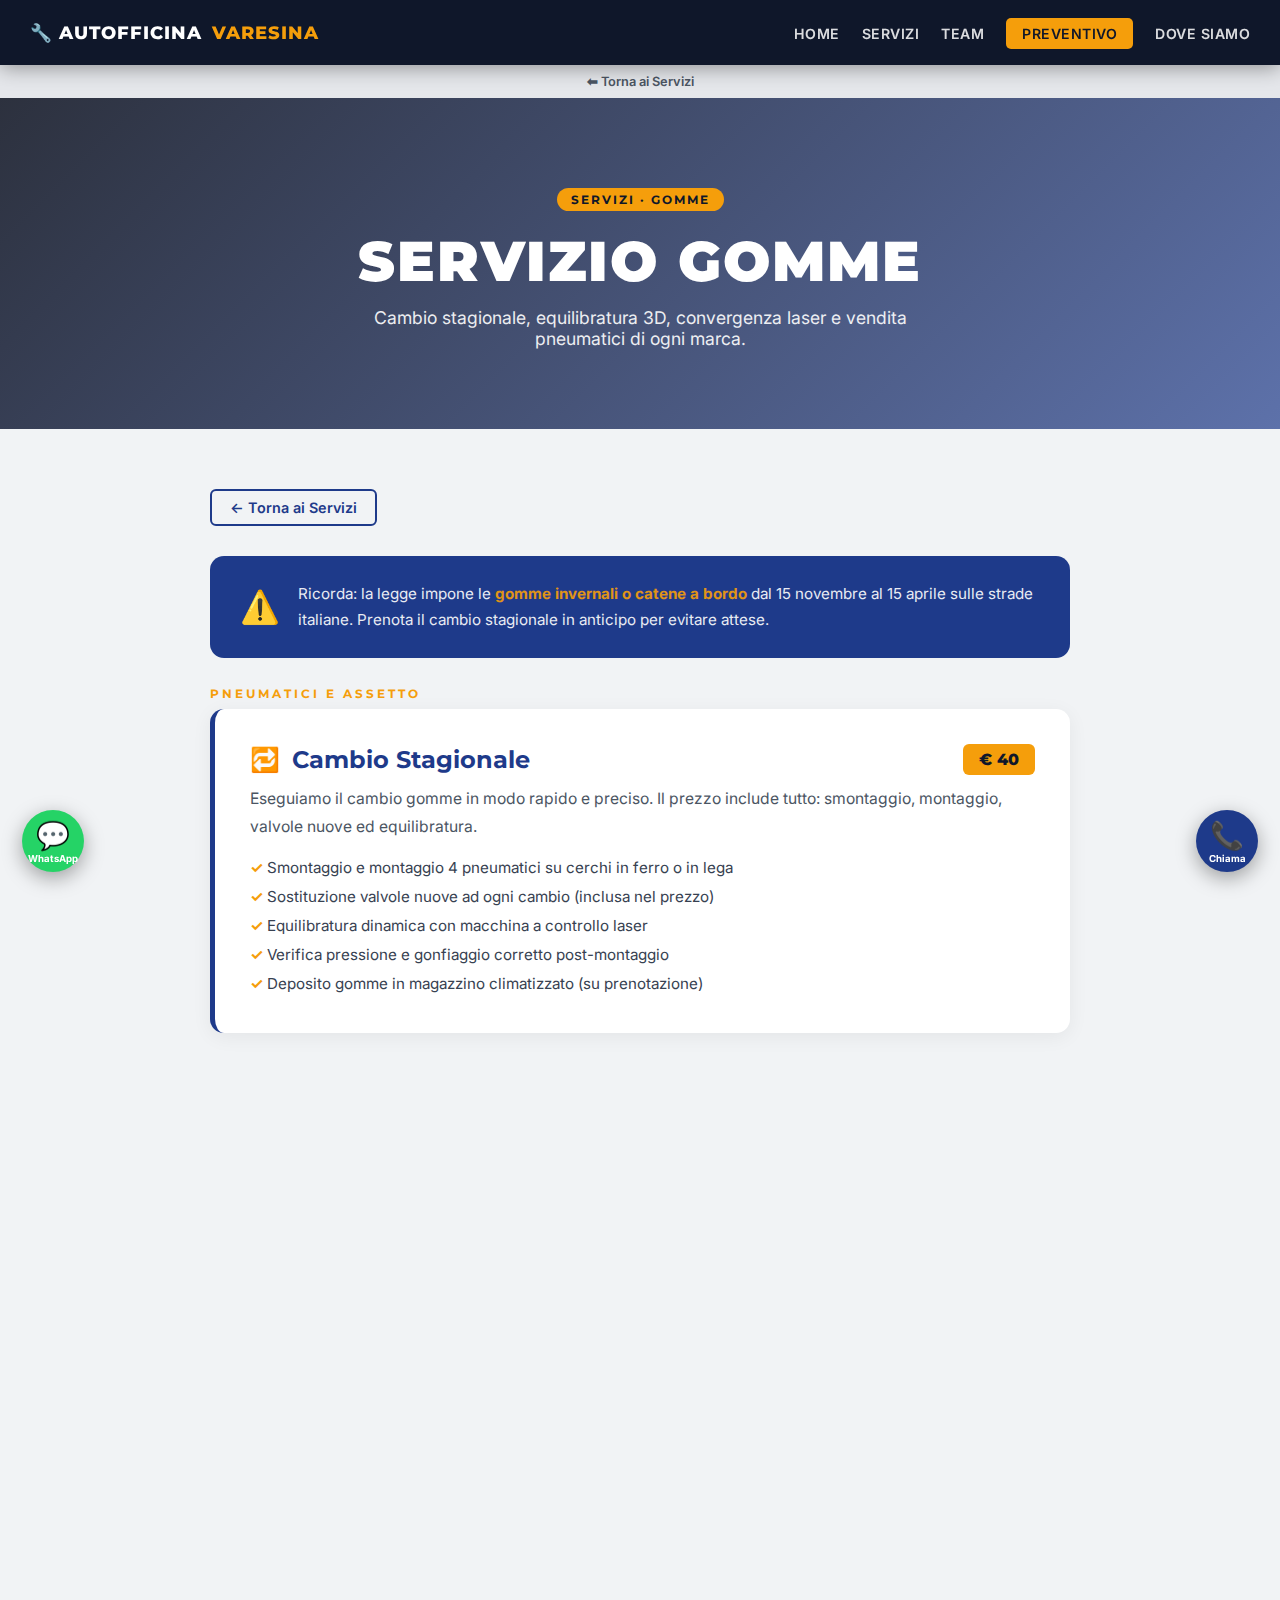
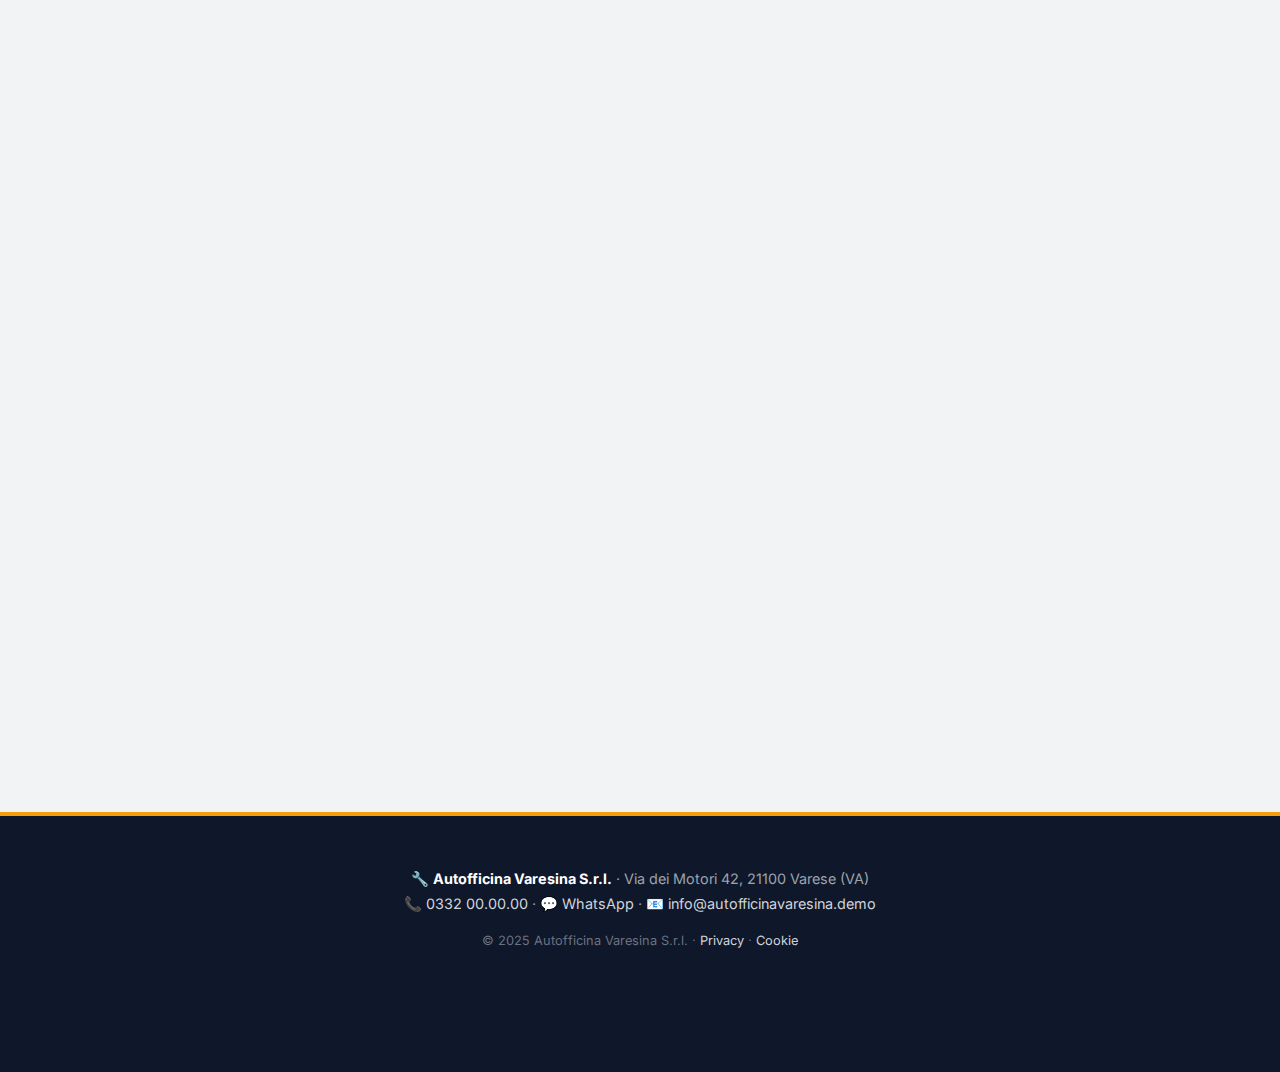
<file: meccanico/autofficina-gomme.html>
<!DOCTYPE html>
<html lang="it">
<head>
    <meta charset="UTF-8">
    <meta name="viewport" content="width=device-width, initial-scale=1.0">
    <title>Servizio Gomme | Autofficina Varesina</title>
    <meta name="description" content="Cambio stagionale, equilibratura 3D, convergenza laser e vendita pneumatici a Varese.">
    <link href="https://fonts.googleapis.com/css2?family=Inter:wght@400;600&family=Montserrat:wght@700;800;900&display=swap" rel="stylesheet">
    <style>
        :root{--bg:#f1f3f5;--primary:#1e3a8a;--accent:#f59e0b;--text:#1f2937;--dark:#0f172a;--white:#ffffff;--nav-h:65px;}
        *{margin:0;padding:0;box-sizing:border-box;}
        html{scroll-behavior:smooth;scroll-padding-top:var(--nav-h);}
        body{padding-top:var(--nav-h);font-family:'Inter',sans-serif;background:var(--bg);color:var(--text);overflow-x:hidden;}
        h1,h2,h3,h4{font-family:'Montserrat',sans-serif;}
        a{text-decoration:none;}
        .bubble{opacity:0;transform:translateY(40px);transition:all 0.7s cubic-bezier(0.34,1.56,0.64,1);}
        .bubble.in{opacity:1;transform:translateY(0);}
        .navbar{position:fixed;top:0;left:0;width:100%;height:var(--nav-h);background:var(--dark);display:flex;justify-content:space-between;align-items:center;padding:0 30px;z-index:3000;box-shadow:0 2px 20px rgba(0,0,0,0.4);}
        .nav-brand{display:flex;align-items:center;gap:10px;color:var(--white);font-family:'Montserrat',sans-serif;font-weight:800;font-size:1.1rem;letter-spacing:1px;text-transform:uppercase;}
        .nav-brand span{color:var(--accent);}
        .nav-links{list-style:none;display:flex;gap:22px;}
        .nav-links a{color:rgba(255,255,255,0.85);font-weight:600;font-size:0.88rem;text-transform:uppercase;letter-spacing:0.5px;transition:color 0.25s;padding:5px 0;border-bottom:2px solid transparent;}
        .nav-links a:hover{color:var(--accent);border-bottom-color:var(--accent);}
        .nav-links a.cta-nav{background:var(--accent);color:var(--dark);padding:7px 16px;border-radius:5px;border-bottom:none;}
        .hamburger{display:none;background:none;border:none;color:var(--white);font-size:1.8rem;cursor:pointer;}
        .close-x{display:none;}
        @media(max-width:768px){
            .hamburger{display:block;}
            .nav-links{position:fixed;top:0;right:0;height:100vh;width:80%;background:var(--dark);flex-direction:column;align-items:center;justify-content:center;gap:28px;transform:translateX(100%);transition:transform 0.4s cubic-bezier(0.77,0,0.175,1);z-index:4000;box-shadow:-5px 0 30px rgba(0,0,0,0.5);}
            .nav-links.show{transform:translateX(0);}
            .nav-links li{width:80%;text-align:center;border-bottom:1px solid rgba(255,255,255,0.1);padding:12px 0;}
            .nav-links a{font-size:1.3rem;}
            .close-x{display:block;position:absolute;top:20px;right:25px;background:none;border:none;color:var(--white);font-size:2.5rem;cursor:pointer;}
        }
        .overlay{position:fixed;top:0;left:0;width:20%;height:100%;background:rgba(0,0,0,0.5);z-index:3500;opacity:0;visibility:hidden;transition:opacity 0.3s;backdrop-filter:blur(3px);}
        .overlay.on{opacity:1;visibility:visible;}
        .nav-back{background:#e5e7eb;padding:9px;text-align:center;font-size:0.8rem;}
        .nav-back a{color:#4b5563;font-weight:600;}
        .page-hero{background:linear-gradient(135deg,rgba(10,15,30,0.85) 0%,rgba(30,58,138,0.7) 100%),url('https://images.unsplash.com/photo-1580584126903-c17d41830450?auto=format&fit=crop&w=1600&q=80') center/cover;padding:90px 20px 80px;text-align:center;color:var(--white);}
        .page-hero .badge{display:inline-block;background:var(--accent);color:var(--dark);font-family:'Montserrat',sans-serif;font-weight:700;font-size:0.78rem;padding:4px 14px;border-radius:20px;letter-spacing:2px;text-transform:uppercase;margin-bottom:16px;}
        .page-hero h1{font-size:clamp(2rem,5vw,3.5rem);font-weight:900;text-transform:uppercase;letter-spacing:2px;margin-bottom:12px;}
        .page-hero p{font-size:1.1rem;opacity:0.9;max-width:560px;margin:0 auto;}
        .content{max-width:900px;margin:0 auto;padding:60px 20px;}
        .btn-back{display:inline-block;margin-bottom:30px;color:var(--primary);font-weight:600;font-size:0.9rem;border:2px solid var(--primary);padding:8px 18px;border-radius:6px;transition:all 0.25s;}
        .btn-back:hover{background:var(--primary);color:var(--white);}
        .section-label{color:var(--accent);font-family:'Montserrat',sans-serif;font-weight:700;font-size:0.78rem;letter-spacing:3px;text-transform:uppercase;margin-bottom:8px;display:block;}
        .service-block{background:var(--white);border-radius:14px;padding:35px;margin-bottom:28px;box-shadow:0 4px 20px rgba(0,0,0,0.06);border-left:5px solid var(--primary);}
        .service-block h2{color:var(--primary);font-size:1.5rem;margin-bottom:6px;display:flex;align-items:center;gap:12px;flex-wrap:wrap;}
        .service-block .price-tag{margin-left:auto;background:var(--accent);color:var(--dark);font-family:'Montserrat',sans-serif;font-weight:800;font-size:1rem;padding:6px 16px;border-radius:6px;white-space:nowrap;flex-shrink:0;}
        @media(max-width:600px){.service-block h2{flex-direction:column;align-items:flex-start;}.service-block .price-tag{margin-left:0;margin-top:6px;}}
        .service-block p{color:#4b5563;line-height:1.8;font-size:0.98rem;margin-top:10px;}
        .service-block ul{margin-top:12px;padding-left:0;list-style:none;}
        .service-block ul li{padding:5px 0;color:#374151;font-size:0.95rem;}
        .service-block ul li::before{content:"✓  ";color:var(--accent);font-weight:700;}
        .brands-bar{display:flex;flex-wrap:wrap;gap:12px;margin-top:16px;}
        .brand-tag{background:#f1f3f5;border:1px solid #e5e7eb;color:var(--primary);font-family:'Montserrat',sans-serif;font-weight:700;font-size:0.8rem;padding:6px 14px;border-radius:6px;letter-spacing:0.5px;}
        .cta-block{background:linear-gradient(135deg,var(--accent),#d97706);border-radius:14px;padding:40px;text-align:center;margin-top:10px;}
        .cta-block h3{color:var(--dark);font-size:1.5rem;margin-bottom:10px;}
        .cta-block p{color:rgba(0,0,0,0.7);margin-bottom:22px;}
        .btn-cta{display:inline-block;background:var(--dark);color:var(--white);font-family:'Montserrat',sans-serif;font-weight:700;padding:13px 30px;border-radius:6px;font-size:0.9rem;text-transform:uppercase;letter-spacing:1px;transition:opacity 0.25s;}
        .btn-cta:hover{opacity:0.85;}
        .info-banner{background:var(--primary);color:var(--white);border-radius:14px;padding:25px 30px;margin-bottom:28px;display:flex;align-items:center;gap:18px;}
        .info-banner .icon{font-size:2rem;flex-shrink:0;}
        .info-banner p{font-size:0.95rem;line-height:1.7;opacity:0.9;}
        .info-banner strong{color:var(--accent);}
        .footer{background:var(--dark);color:var(--white);padding:50px 20px 120px;border-top:4px solid var(--accent);text-align:center;}
        .footer p{color:#9ca3af;font-size:0.9rem;line-height:1.8;}
        .footer a{color:#d1d5db;}
        .footer a:hover{color:var(--accent);}
        .floating{position:fixed;bottom:28px;left:0;right:0;display:flex;justify-content:space-between;padding:0 22px;z-index:2000;transition:all 0.5s;}
        .floating.hidden{opacity:0;transform:translateY(100px);pointer-events:none;}
        .fab{width:62px;height:62px;border-radius:50%;display:flex;flex-direction:column;align-items:center;justify-content:center;color:var(--white);box-shadow:0 6px 20px rgba(0,0,0,0.35);animation:pulse 2.5s infinite;}
        .fab span{font-size:1.7rem;}
        .fab small{font-size:0.6rem;font-weight:700;margin-top:1px;}
        .fab-wa{background:#25D366;}
        .fab-call{background:var(--primary);}
        @keyframes pulse{0%,100%{transform:scale(1)}50%{transform:scale(1.06)}}
        #top-btn{display:none;position:fixed;bottom:38px;left:50%;transform:translateX(-50%);z-index:2500;background:var(--accent);color:var(--dark);border:none;padding:10px 16px;border-radius:50px;font-size:1.1rem;font-weight:900;cursor:pointer;box-shadow:0 4px 15px rgba(0,0,0,0.25);transition:background 0.25s;}
        #top-btn:hover{background:var(--primary);color:var(--white);}
    </style>
</head>
<body>

<nav class="navbar">
    <a href="autofficina-index.html" class="nav-brand">🔧 Autofficina <span>Varesina</span></a>
    <button class="hamburger" onclick="toggleMenu()">☰</button>
    <ul id="nav-links" class="nav-links">
        <button class="close-x" onclick="closeMenu()">✕</button>
        <li><a href="autofficina-index.html" onclick="closeMenu()">Home</a></li>
        <li><a href="autofficina-index.html#servizi" onclick="closeMenu()">Servizi</a></li>
        <li><a href="autofficina-team.html" onclick="closeMenu()">Team</a></li>
        <li><a href="autofficina-preventivo.html" class="cta-nav" onclick="closeMenu()">Preventivo</a></li>
        <li><a href="autofficina-index.html#dove-siamo" onclick="closeMenu()">Dove Siamo</a></li>
    </ul>
</nav>
<div id="overlay" class="overlay" onclick="toggleMenu()"></div>
<div class="nav-back"><a href="autofficina-index.html#servizi">⬅ Torna ai Servizi</a></div>

<div class="page-hero bubble">
    <div class="badge">Servizi · Gomme</div>
    <h1>Servizio Gomme</h1>
    <p>Cambio stagionale, equilibratura 3D, convergenza laser e vendita pneumatici di ogni marca.</p>
</div>

<div class="content">
    <a href="autofficina-index.html#servizi" class="btn-back bubble">← Torna ai Servizi</a>

    <div class="info-banner bubble">
        <div class="icon">⚠️</div>
        <p>Ricorda: la legge impone le <strong>gomme invernali o catene a bordo</strong> dal 15 novembre al 15 aprile sulle strade italiane. Prenota il cambio stagionale in anticipo per evitare attese.</p>
    </div>

    <span class="section-label bubble">Pneumatici e assetto</span>

    <div class="service-block bubble">
        <h2><span>🔁</span> Cambio Stagionale <span class="price-tag">€ 40</span></h2>
        <p>Eseguiamo il cambio gomme in modo rapido e preciso. Il prezzo include tutto: smontaggio, montaggio, valvole nuove ed equilibratura.</p>
        <ul>
            <li>Smontaggio e montaggio 4 pneumatici su cerchi in ferro o in lega</li>
            <li>Sostituzione valvole nuove ad ogni cambio (inclusa nel prezzo)</li>
            <li>Equilibratura dinamica con macchina a controllo laser</li>
            <li>Verifica pressione e gonfiaggio corretto post-montaggio</li>
            <li>Deposito gomme in magazzino climatizzato (su prenotazione)</li>
        </ul>
    </div>

    <div class="service-block bubble">
        <h2><span>📐</span> Convergenza ed Equilibratura <span class="price-tag">€ 35</span></h2>
        <p>L'auto tira da un lato? Il volante è storto in rettilineo? Sono segnali di convergenza errata che usura le gomme in modo irregolare. La correggiamo con strumentazione 3D di ultima generazione.</p>
        <ul>
            <li>Assetto 3D a 4 ruote con sensori laser ad alta precisione</li>
            <li>Regolazione convergenza, campanatura e caster (dove possibile)</li>
            <li>Equilibratura dinamica con contrappesi adesivi o a molla</li>
            <li>Report stampato dei valori misurati prima e dopo</li>
            <li>Consigliata dopo ogni sostituzione di sospensioni o ammortizzatori</li>
        </ul>
    </div>

    <div class="service-block bubble">
        <h2><span>🩹</span> Riparazione Foratura <span class="price-tag">€ 20</span></h2>
        <p>Un chiodo in autostrada non deve rovinarti la giornata. Ripariamo forature in meno di 20 minuti con la toppa interna, l'unica riparazione davvero sicura e duratura.</p>
        <ul>
            <li>Ispezione interna del pneumatico per verificare danni strutturali</li>
            <li>Riparazione con toppa vulcanizzata a freddo o a caldo</li>
            <li>Sostituzione valvola se danneggiata</li>
            <li>Non riparabile in caso di danni al fianco o tagli superiori a 6mm</li>
        </ul>
    </div>

    <div class="service-block bubble">
        <h2><span>🛒</span> Vendita Pneumatici <span class="price-tag">Prezzi su richiesta</span></h2>
        <p>Vendiamo pneumatici di tutte le marche con prezzi competitivi e montaggio sempre incluso. Ordiniamo misure speciali in 24/48 ore.</p>
        <ul>
            <li>Tutte le misure per utilitarie, berlina, SUV, furgoni e sportive</li>
            <li>Gomme invernali, estive, all-season e run-flat</li>
            <li>Montaggio ed equilibratura sempre inclusi nel prezzo</li>
            <li>Smaltimento pneumatici usati incluso</li>
        </ul>
        <div class="brands-bar">
            <span class="brand-tag">Michelin</span>
            <span class="brand-tag">Pirelli</span>
            <span class="brand-tag">Continental</span>
            <span class="brand-tag">Bridgestone</span>
            <span class="brand-tag">Goodyear</span>
            <span class="brand-tag">Yokohama</span>
            <span class="brand-tag">Hankook</span>
            <span class="brand-tag">Falken</span>
        </div>
    </div>

    <div class="cta-block bubble">
        <h3>Controlla le gomme prima che sia troppo tardi</h3>
        <p>Passa da noi: il controllo pressione e battistrada è sempre gratuito, senza appuntamento.</p>
        <a href="autofficina-preventivo.html" class="btn-cta">Prenota il Cambio Gomme →</a>
    </div>
</div>

<footer class="footer">
    <p>🔧 <strong style="color:white">Autofficina Varesina S.r.l.</strong> · Via dei Motori 42, 21100 Varese (VA)</p>
    <p>📞 <a href="tel:+390332000000">0332 00.00.00</a> · 💬 <a href="https://wa.me/393330000000">WhatsApp</a> · 📧 <a href="mailto:info@autofficinavaresina.demo">info@autofficinavaresina.demo</a></p>
    <p style="margin-top:12px;font-size:0.8rem;color:#6b7280">© 2025 Autofficina Varesina S.r.l. · <a href="#">Privacy</a> · <a href="#">Cookie</a></p>
</footer>

<div id="fab-wrap" class="floating">
    <a href="https://wa.me/393330000000" class="fab fab-wa" target="_blank"><span>💬</span><small>WhatsApp</small></a>
    <a href="tel:+390332000000" class="fab fab-call"><span>📞</span><small>Chiama</small></a>
</div>
<button onclick="topFunction()" id="top-btn">↑</button>

<script>
    function toggleMenu(){document.getElementById('nav-links').classList.toggle('show');document.getElementById('overlay').classList.toggle('on');}
    function closeMenu(){if(window.innerWidth<=768){document.getElementById('nav-links').classList.remove('show');document.getElementById('overlay').classList.remove('on');}}
    document.addEventListener('DOMContentLoaded',()=>{
        const obs=new IntersectionObserver(e=>{e.forEach(x=>{if(x.isIntersecting){x.target.classList.add('in');obs.unobserve(x.target);}})},{threshold:0.1});
        document.querySelectorAll('.bubble').forEach(el=>obs.observe(el));
    });
    let lastY=0;
    window.addEventListener('scroll',()=>{
        let y=window.scrollY;
        document.getElementById('fab-wrap').classList.toggle('hidden',y>100&&y>lastY);
        document.getElementById('top-btn').style.display=y>300?'block':'none';
        lastY=y<=0?0:y;
    });
    function topFunction(){window.scrollTo({top:0,behavior:'smooth'});}
</script>
</body>
</html>
</file>
